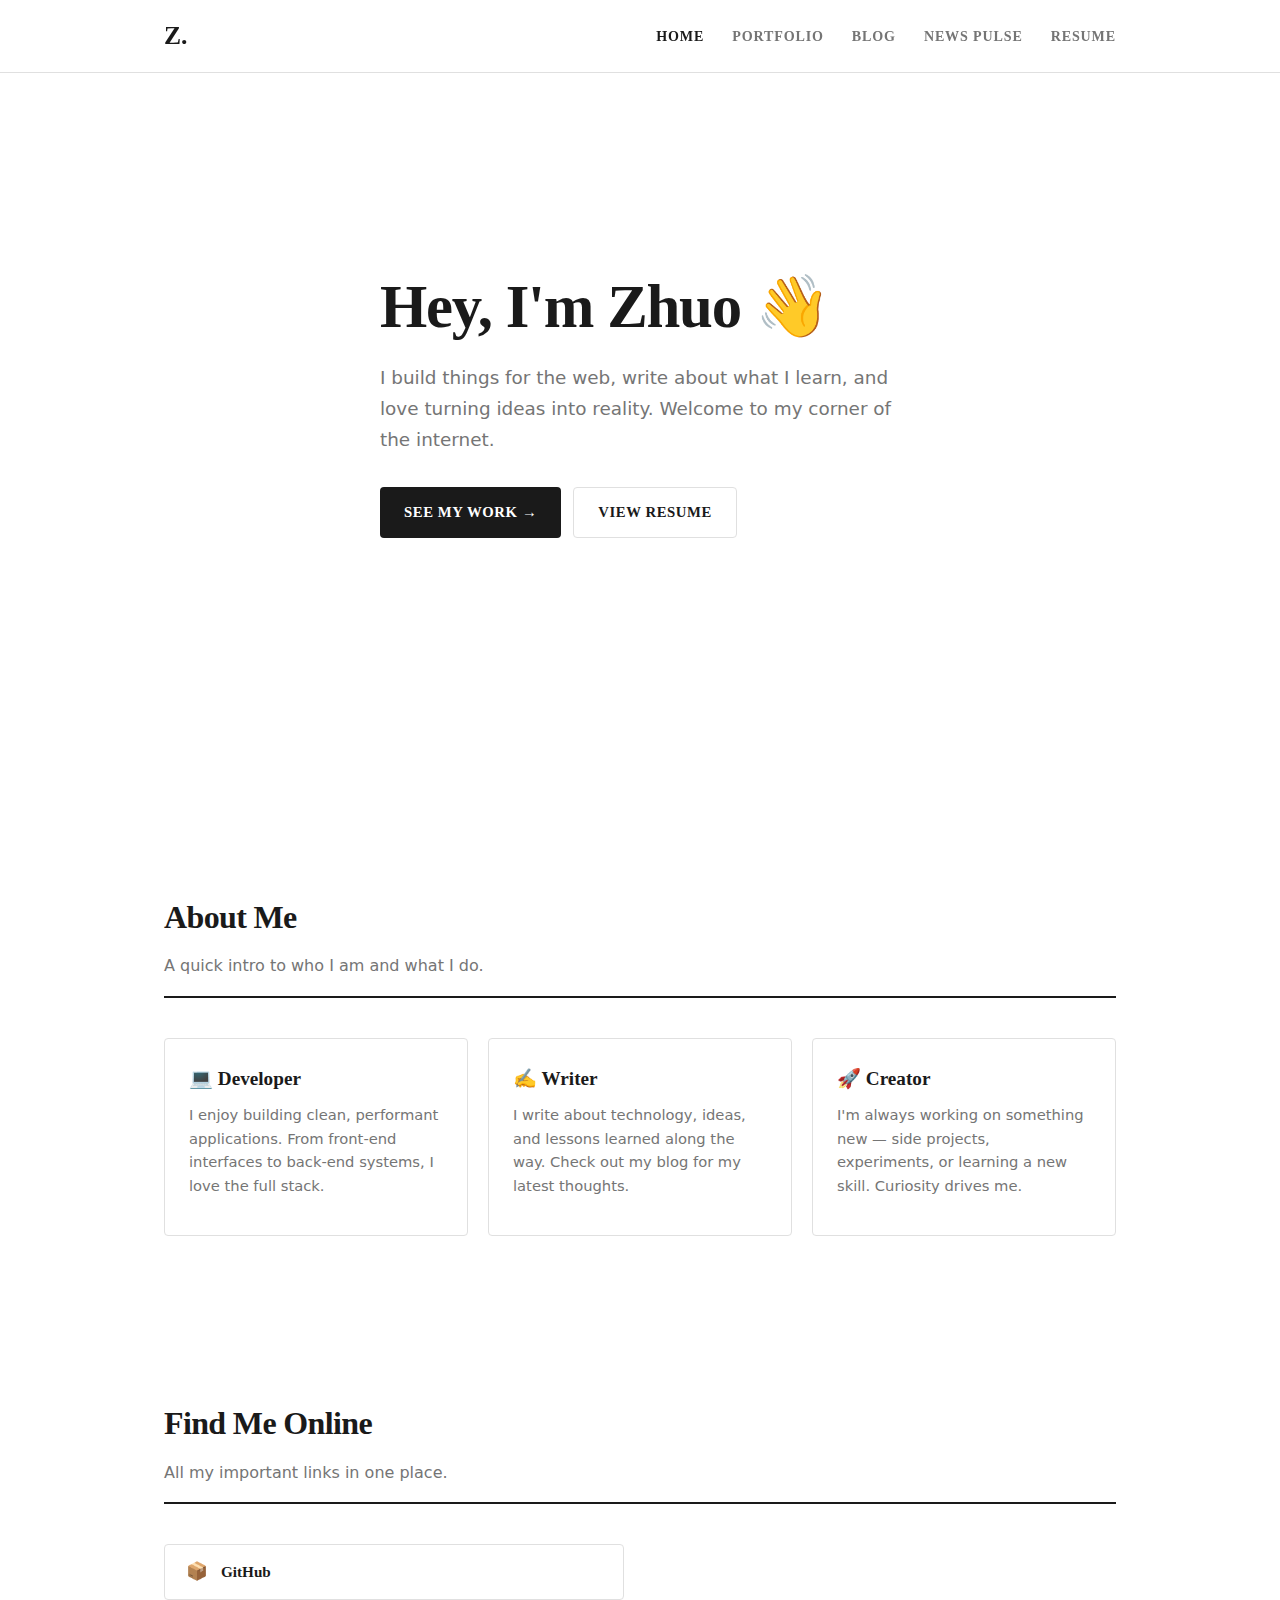
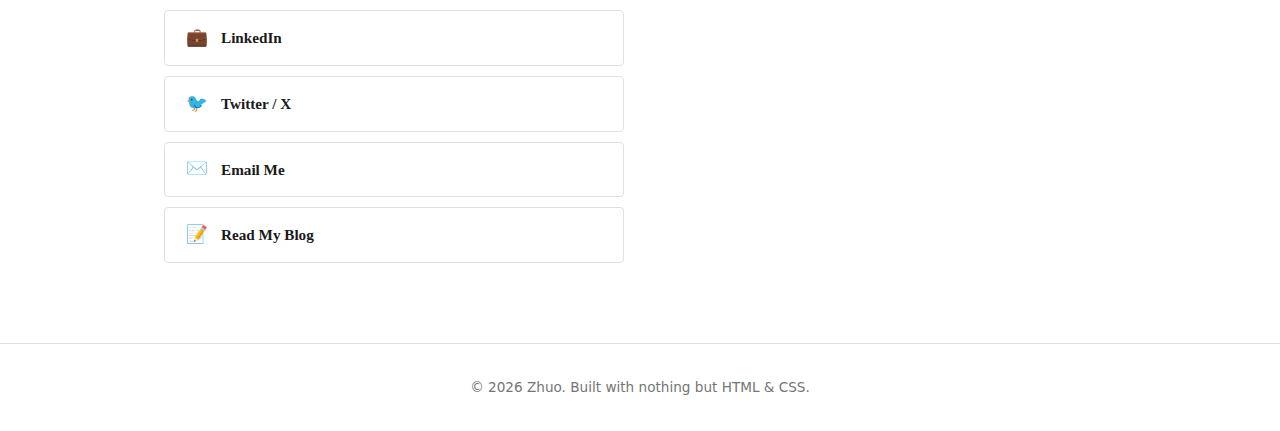
<file: index.html>
<!DOCTYPE html>
<html lang="en">
<head>
  <meta charset="UTF-8">
  <meta name="viewport" content="width=device-width, initial-scale=1.0">
  <title>Zhuo — Developer, Creator, Thinker</title>
  <link rel="stylesheet" href="styles.css">
</head>
<body>

  <!-- Navigation -->
  <nav>
    <div class="container">
      <a href="index.html" class="nav-logo">Z.</a>
      <ul class="nav-links">
        <li><a href="index.html" class="active">Home</a></li>
        <li><a href="portfolio.html">Portfolio</a></li>
        <li><a href="blog.html">Blog</a></li>
        <li><a href="news.html">News Pulse</a></li>
        <li><a href="resume.html">Resume</a></li>
      </ul>
      <button class="nav-toggle" onclick="document.querySelector('.nav-links').classList.toggle('open')" aria-label="Toggle menu">&#9776;</button>
    </div>
  </nav>

  <!-- Hero -->
  <section class="hero">
    <div class="container">
      <div class="hero-content">
        <h1>Hey, I'm <span class="gradient-text">Zhuo</span> &#x1F44B;</h1>
        <p>I build things for the web, write about what I learn, and love turning ideas into reality. Welcome to my corner of the internet.</p>
        <div class="btn-group">
          <a href="portfolio.html" class="btn btn--primary">See My Work &rarr;</a>
          <a href="resume.html" class="btn btn--outline">View Resume</a>
        </div>
      </div>
    </div>
  </section>

  <!-- About -->
  <section id="about">
    <div class="container">
      <div class="section-header">
        <h2 class="gradient-text">About Me</h2>
        <p>A quick intro to who I am and what I do.</p>
      </div>
      <div class="card-grid">
        <div class="card">
          <h3>&#x1F4BB; Developer</h3>
          <p>I enjoy building clean, performant applications. From front-end interfaces to back-end systems, I love the full stack.</p>
        </div>
        <div class="card">
          <h3>&#x270D;&#xFE0F; Writer</h3>
          <p>I write about technology, ideas, and lessons learned along the way. Check out my blog for my latest thoughts.</p>
        </div>
        <div class="card">
          <h3>&#x1F680; Creator</h3>
          <p>I'm always working on something new — side projects, experiments, or learning a new skill. Curiosity drives me.</p>
        </div>
      </div>
    </div>
  </section>

  <!-- Quick Links (link-in-bio style) -->
  <section id="links">
    <div class="container">
      <div class="section-header">
        <h2 class="gradient-text">Find Me Online</h2>
        <p>All my important links in one place.</p>
      </div>
      <div class="links-grid">
        <a href="https://github.com" class="link-btn" target="_blank" rel="noopener">
          <span class="icon">&#x1F4E6;</span> GitHub
        </a>
        <a href="https://linkedin.com" class="link-btn" target="_blank" rel="noopener">
          <span class="icon">&#x1F4BC;</span> LinkedIn
        </a>
        <a href="https://twitter.com" class="link-btn" target="_blank" rel="noopener">
          <span class="icon">&#x1F426;</span> Twitter / X
        </a>
        <a href="mailto:hello@zhuo.dev" class="link-btn">
          <span class="icon">&#x2709;&#xFE0F;</span> Email Me
        </a>
        <a href="blog.html" class="link-btn">
          <span class="icon">&#x1F4DD;</span> Read My Blog
        </a>
      </div>
    </div>
  </section>

  <!-- Footer -->
  <footer>
    <div class="container">
      <p>&copy; 2026 Zhuo. Built with nothing but HTML &amp; CSS.</p>
    </div>
  </footer>

</body>
</html>
</file>
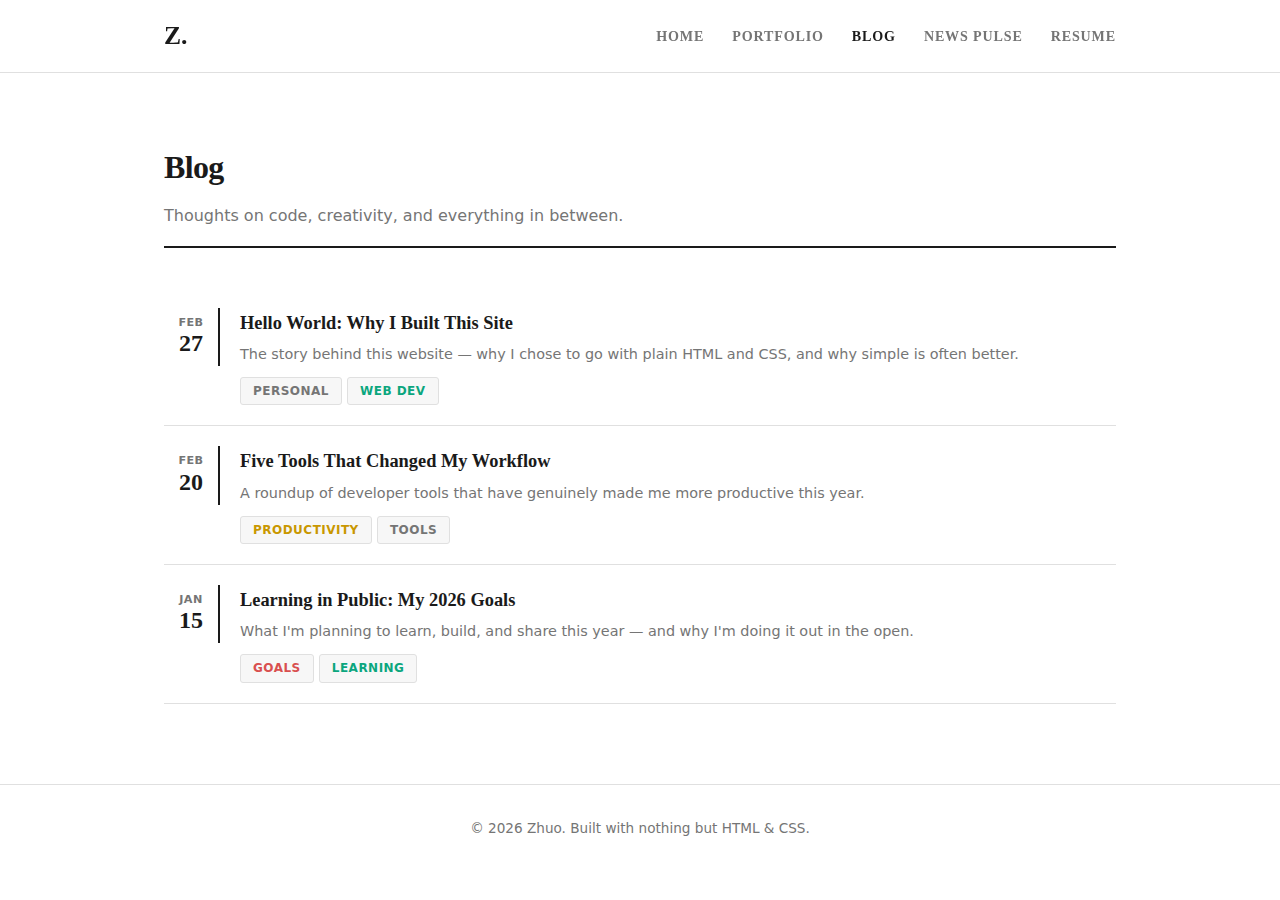
<file: blog.html>
<!DOCTYPE html>
<html lang="en">
<head>
  <meta charset="UTF-8">
  <meta name="viewport" content="width=device-width, initial-scale=1.0">
  <title>Blog — Zhuo</title>
  <link rel="stylesheet" href="styles.css">
</head>
<body>

  <nav>
    <div class="container">
      <a href="index.html" class="nav-logo">Z.</a>
      <ul class="nav-links">
        <li><a href="index.html">Home</a></li>
        <li><a href="portfolio.html">Portfolio</a></li>
        <li><a href="blog.html" class="active">Blog</a></li>
        <li><a href="news.html">News Pulse</a></li>
        <li><a href="resume.html">Resume</a></li>
      </ul>
      <button class="nav-toggle" onclick="document.querySelector('.nav-links').classList.toggle('open')" aria-label="Toggle menu">&#9776;</button>
    </div>
  </nav>

  <section style="padding-top: 140px;">
    <div class="container">
      <div class="section-header">
        <h2 class="gradient-text">Blog</h2>
        <p>Thoughts on code, creativity, and everything in between.</p>
      </div>

      <div class="blog-list">
        <a href="blog/hello-world.html" class="blog-item">
          <div class="blog-date">
            <span class="month">Feb</span>
            <span class="day">27</span>
          </div>
          <div class="blog-body">
            <h3>Hello World: Why I Built This Site</h3>
            <p>The story behind this website — why I chose to go with plain HTML and CSS, and why simple is often better.</p>
            <div class="tags" style="margin-top: 10px;">
              <span class="tag">Personal</span>
              <span class="tag tag--teal">Web Dev</span>
            </div>
          </div>
        </a>

        <a href="#" class="blog-item">
          <div class="blog-date">
            <span class="month">Feb</span>
            <span class="day">20</span>
          </div>
          <div class="blog-body">
            <h3>Five Tools That Changed My Workflow</h3>
            <p>A roundup of developer tools that have genuinely made me more productive this year.</p>
            <div class="tags" style="margin-top: 10px;">
              <span class="tag tag--amber">Productivity</span>
              <span class="tag">Tools</span>
            </div>
          </div>
        </a>

        <a href="#" class="blog-item">
          <div class="blog-date">
            <span class="month">Jan</span>
            <span class="day">15</span>
          </div>
          <div class="blog-body">
            <h3>Learning in Public: My 2026 Goals</h3>
            <p>What I'm planning to learn, build, and share this year — and why I'm doing it out in the open.</p>
            <div class="tags" style="margin-top: 10px;">
              <span class="tag tag--coral">Goals</span>
              <span class="tag tag--teal">Learning</span>
            </div>
          </div>
        </a>
      </div>
    </div>
  </section>

  <footer>
    <div class="container">
      <p>&copy; 2026 Zhuo. Built with nothing but HTML &amp; CSS.</p>
    </div>
  </footer>

</body>
</html>
</file>
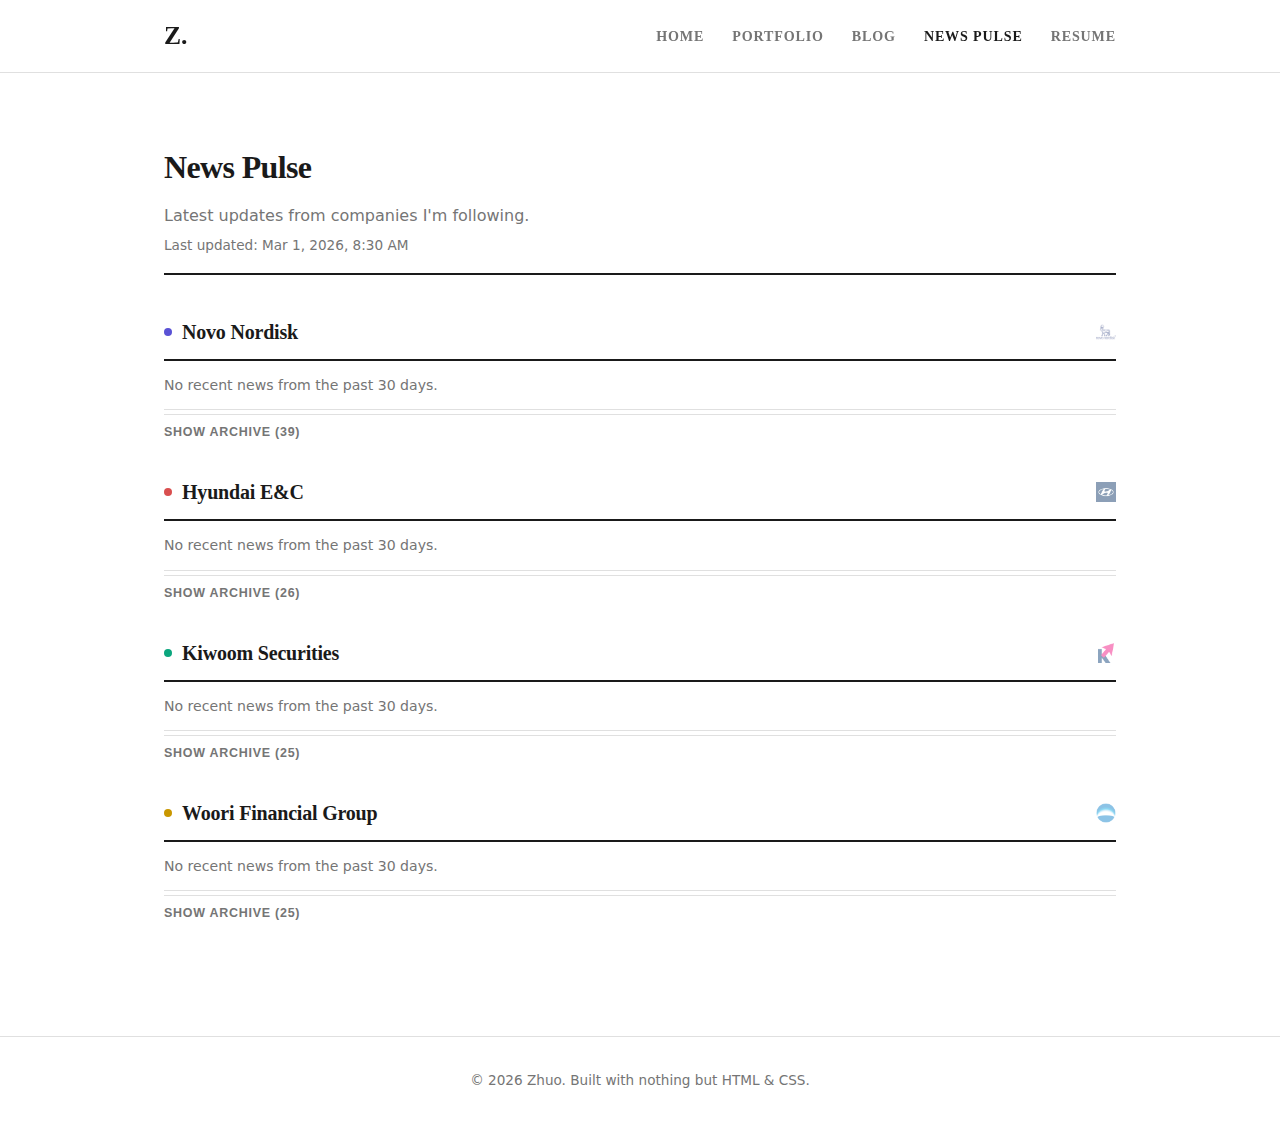
<file: news.html>
<!DOCTYPE html>
<html lang="en">
<head>
  <meta charset="UTF-8">
  <meta name="viewport" content="width=device-width, initial-scale=1.0">
  <title>News Pulse — Zhuo</title>
  <link rel="stylesheet" href="styles.css">
</head>
<body>

  <nav>
    <div class="container">
      <a href="index.html" class="nav-logo">Z.</a>
      <ul class="nav-links">
        <li><a href="index.html">Home</a></li>
        <li><a href="portfolio.html">Portfolio</a></li>
        <li><a href="blog.html">Blog</a></li>
        <li><a href="news.html" class="active">News Pulse</a></li>
        <li><a href="resume.html">Resume</a></li>
      </ul>
      <button class="nav-toggle" onclick="document.querySelector('.nav-links').classList.toggle('open')" aria-label="Toggle menu">&#9776;</button>
    </div>
  </nav>

  <section style="padding-top: 140px;">
    <div class="container">
      <div class="section-header">
        <h2 class="gradient-text">News Pulse</h2>
        <p>Latest updates from companies I'm following.</p>
        <p id="last-updated" style="color: var(--gray); font-size: 0.85rem; margin-top: 4px;"></p>
      </div>

      <div id="news-feed">
        <p style="color: var(--gray);">Loading latest news...</p>
      </div>
    </div>
  </section>

  <footer>
    <div class="container">
      <p>&copy; 2026 Zhuo. Built with nothing but HTML &amp; CSS.</p>
    </div>
  </footer>

  <script>
    // ── Configuration ──────────────────────────────
    const COMPANY_ORDER = [
      "Novo Nordisk",
      "Hyundai E&C",
      "Kiwoom Securities",
      "Woori Financial Group",
    ];

    // Fallback colors if metadata missing
    const FALLBACK_COLORS = {
      "Novo Nordisk": "var(--purple)",
      "Hyundai E&C": "var(--coral)",
      "Kiwoom Securities": "var(--teal)",
      "Woori Financial Group": "var(--amber)",
    };

    const RECENT_DAYS = 30;
    const MAX_RECENT = 5; // max recent items shown per company

    // ── Helpers ────────────────────────────────────

    function formatDate(dateStr) {
      try {
        return new Date(dateStr).toLocaleDateString("en-US", {
          month: "short", day: "numeric", year: "numeric"
        });
      } catch {
        return dateStr;
      }
    }

    function isRecent(dateStr) {
      const cutoff = new Date();
      cutoff.setDate(cutoff.getDate() - RECENT_DAYS);
      return new Date(dateStr) >= cutoff;
    }

    // ── Render ─────────────────────────────────────

    function renderEntry(item) {
      const titleHtml = item.link && item.link !== "#"
        ? `<a href="${item.link}" class="news-title" target="_blank" rel="noopener">${item.title}</a>`
        : `<span class="news-title">${item.title}</span>`;

      const metaParts = [];
      if (item.pubDate) metaParts.push(formatDate(item.pubDate));
      if (item.source) metaParts.push(`<span class="news-source">${item.source}</span>`);

      return `
        <div class="news-entry">
          ${titleHtml}
          ${metaParts.length > 0 ? `<div class="news-meta">${metaParts.join(" &middot; ")}</div>` : ""}
        </div>
      `;
    }

    function renderCompany(name, color, logo, recent, archive) {
      const recentHtml = recent.length > 0
        ? recent.map(renderEntry).join("")
        : `<div class="news-entry"><p style="color: var(--gray);">No recent news from the past ${RECENT_DAYS} days.</p></div>`;

      let archiveHtml = "";
      if (archive.length > 0) {
        const archiveId = "archive-" + name.replace(/[^a-zA-Z0-9]/g, "-");
        archiveHtml = `
          <div>
            <button class="archive-toggle" onclick="
              const el = document.getElementById('${archiveId}');
              const open = el.style.display !== 'none';
              el.style.display = open ? 'none' : 'block';
              this.textContent = open ? 'Show archive (${archive.length})' : 'Hide archive';
            ">Show archive (${archive.length})</button>
            <div id="${archiveId}" style="display: none;">
              ${archive.map(renderEntry).join("")}
            </div>
          </div>
        `;
      }

      return `
        <div class="news-company">
          <h3 class="news-company-name">
            <span class="news-dot" style="background: ${color};"></span>
            ${name}
            ${logo ? `<img src="${logo}" alt="${name} logo" class="company-logo">` : ""}
          </h3>
          <div class="news-items">
            ${recentHtml}
            ${archiveHtml}
          </div>
        </div>
      `;
    }

    // ── Load from news-data.json ───────────────────

    async function loadAllNews() {
      try {
        const res = await fetch("news-data.json", { cache: "no-store" });
        if (!res.ok) throw new Error("HTTP " + res.status);
        const data = await res.json();

        // Show last-updated timestamp
        if (data.lastUpdated) {
          const ts = new Date(data.lastUpdated).toLocaleDateString("en-US", {
            month: "short", day: "numeric", year: "numeric",
            hour: "numeric", minute: "2-digit"
          });
          document.getElementById("last-updated").textContent = "Last updated: " + ts;
        }

        const meta = data.companyMeta || {};
        const companies = data.companies || {};

        let html = "";
        for (const name of COMPANY_ORDER) {
          const items = companies[name] || [];
          const color = (meta[name] && meta[name].color) || FALLBACK_COLORS[name] || "var(--gray)";
          const logo = (meta[name] && meta[name].logo) || "";

          const recent = items.filter(it => it.pubDate && isRecent(it.pubDate)).slice(0, MAX_RECENT);
          const archive = items.filter(it => it.pubDate && !isRecent(it.pubDate));

          html += renderCompany(name, color, logo, recent, archive);
        }

        document.getElementById("news-feed").innerHTML = html;
      } catch (err) {
        document.getElementById("news-feed").innerHTML =
          `<p style="color: var(--coral);">Could not load news data. Try refreshing.</p>`;
        console.error("News load error:", err);
      }
    }

    loadAllNews();
  </script>

</body>
</html>
</file>
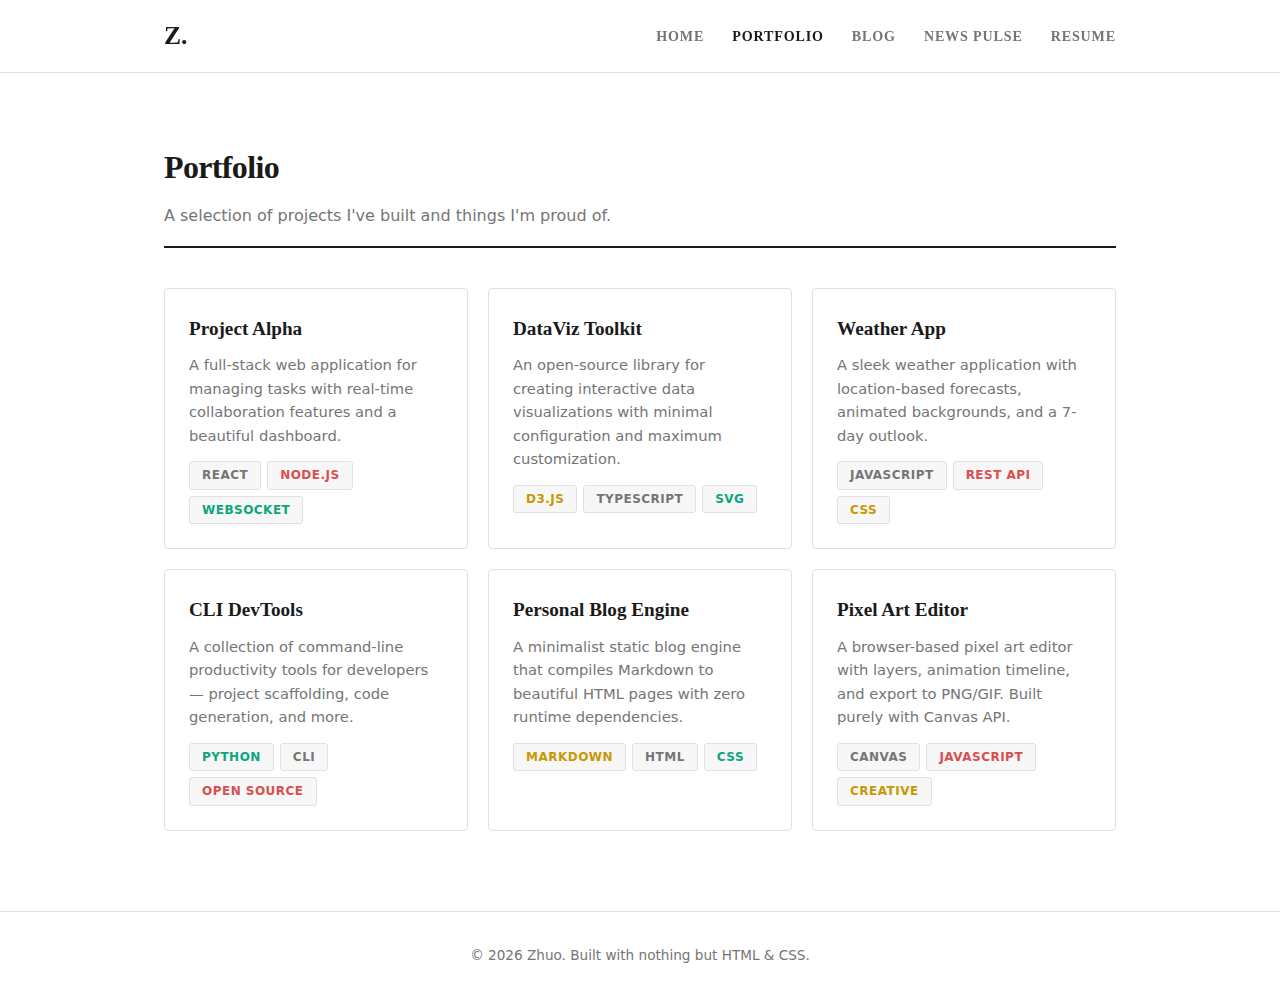
<file: portfolio.html>
<!DOCTYPE html>
<html lang="en">
<head>
  <meta charset="UTF-8">
  <meta name="viewport" content="width=device-width, initial-scale=1.0">
  <title>Portfolio — Zhuo</title>
  <link rel="stylesheet" href="styles.css">
</head>
<body>

  <nav>
    <div class="container">
      <a href="index.html" class="nav-logo">Z.</a>
      <ul class="nav-links">
        <li><a href="index.html">Home</a></li>
        <li><a href="portfolio.html" class="active">Portfolio</a></li>
        <li><a href="blog.html">Blog</a></li>
        <li><a href="news.html">News Pulse</a></li>
        <li><a href="resume.html">Resume</a></li>
      </ul>
      <button class="nav-toggle" onclick="document.querySelector('.nav-links').classList.toggle('open')" aria-label="Toggle menu">&#9776;</button>
    </div>
  </nav>

  <section style="padding-top: 140px;">
    <div class="container">
      <div class="section-header">
        <h2 class="gradient-text">Portfolio</h2>
        <p>A selection of projects I've built and things I'm proud of.</p>
      </div>

      <div class="card-grid">
        <div class="card">
          <h3>Project Alpha</h3>
          <p>A full-stack web application for managing tasks with real-time collaboration features and a beautiful dashboard.</p>
          <div class="tags">
            <span class="tag">React</span>
            <span class="tag tag--coral">Node.js</span>
            <span class="tag tag--teal">WebSocket</span>
          </div>
        </div>

        <div class="card">
          <h3>DataViz Toolkit</h3>
          <p>An open-source library for creating interactive data visualizations with minimal configuration and maximum customization.</p>
          <div class="tags">
            <span class="tag tag--amber">D3.js</span>
            <span class="tag">TypeScript</span>
            <span class="tag tag--teal">SVG</span>
          </div>
        </div>

        <div class="card">
          <h3>Weather App</h3>
          <p>A sleek weather application with location-based forecasts, animated backgrounds, and a 7-day outlook.</p>
          <div class="tags">
            <span class="tag">JavaScript</span>
            <span class="tag tag--coral">REST API</span>
            <span class="tag tag--amber">CSS</span>
          </div>
        </div>

        <div class="card">
          <h3>CLI DevTools</h3>
          <p>A collection of command-line productivity tools for developers — project scaffolding, code generation, and more.</p>
          <div class="tags">
            <span class="tag tag--teal">Python</span>
            <span class="tag">CLI</span>
            <span class="tag tag--coral">Open Source</span>
          </div>
        </div>

        <div class="card">
          <h3>Personal Blog Engine</h3>
          <p>A minimalist static blog engine that compiles Markdown to beautiful HTML pages with zero runtime dependencies.</p>
          <div class="tags">
            <span class="tag tag--amber">Markdown</span>
            <span class="tag">HTML</span>
            <span class="tag tag--teal">CSS</span>
          </div>
        </div>

        <div class="card">
          <h3>Pixel Art Editor</h3>
          <p>A browser-based pixel art editor with layers, animation timeline, and export to PNG/GIF. Built purely with Canvas API.</p>
          <div class="tags">
            <span class="tag">Canvas</span>
            <span class="tag tag--coral">JavaScript</span>
            <span class="tag tag--amber">Creative</span>
          </div>
        </div>
      </div>
    </div>
  </section>

  <footer>
    <div class="container">
      <p>&copy; 2026 Zhuo. Built with nothing but HTML &amp; CSS.</p>
    </div>
  </footer>

</body>
</html>
</file>
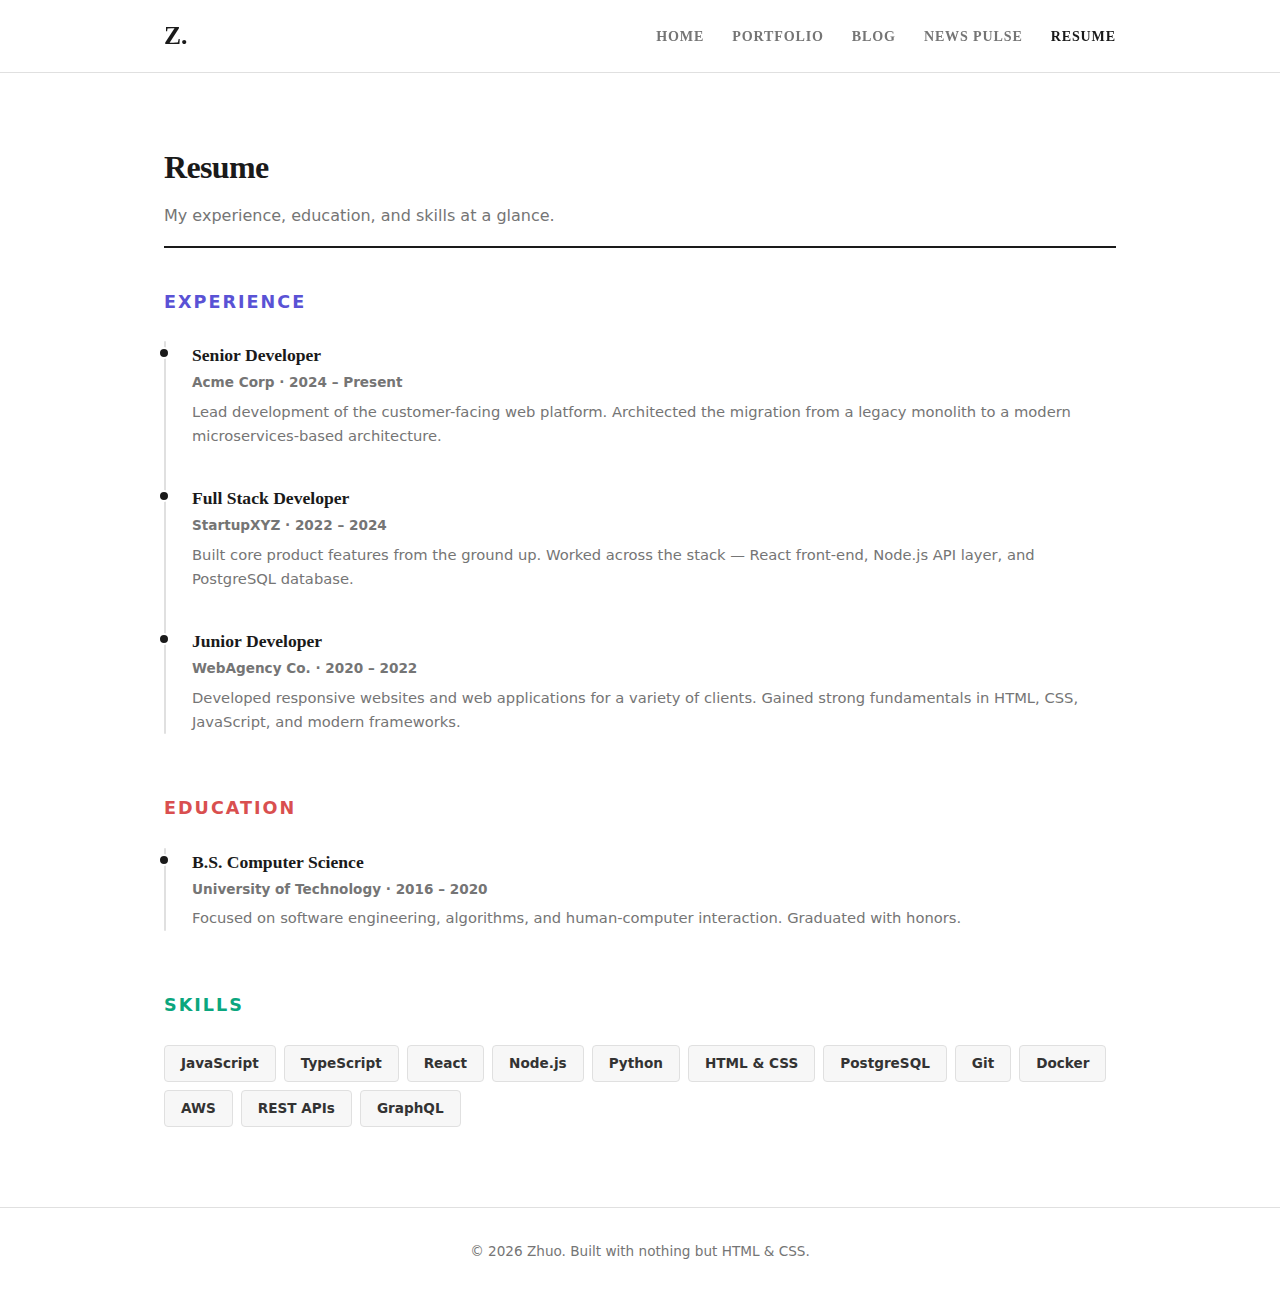
<file: resume.html>
<!DOCTYPE html>
<html lang="en">
<head>
  <meta charset="UTF-8">
  <meta name="viewport" content="width=device-width, initial-scale=1.0">
  <title>Resume — Zhuo</title>
  <link rel="stylesheet" href="styles.css">
</head>
<body>

  <nav>
    <div class="container">
      <a href="index.html" class="nav-logo">Z.</a>
      <ul class="nav-links">
        <li><a href="index.html">Home</a></li>
        <li><a href="portfolio.html">Portfolio</a></li>
        <li><a href="blog.html">Blog</a></li>
        <li><a href="news.html">News Pulse</a></li>
        <li><a href="resume.html" class="active">Resume</a></li>
      </ul>
      <button class="nav-toggle" onclick="document.querySelector('.nav-links').classList.toggle('open')" aria-label="Toggle menu">&#9776;</button>
    </div>
  </nav>

  <section style="padding-top: 140px;">
    <div class="container">
      <div class="section-header">
        <h2 class="gradient-text">Resume</h2>
        <p>My experience, education, and skills at a glance.</p>
      </div>

      <!-- Experience -->
      <h3 style="font-size: 1.1rem; text-transform: uppercase; letter-spacing: 2px; color: var(--purple); margin-bottom: 24px;">Experience</h3>
      <div class="timeline">
        <div class="timeline-item">
          <h3>Senior Developer</h3>
          <p class="meta">Acme Corp &middot; 2024 &ndash; Present</p>
          <p>Lead development of the customer-facing web platform. Architected the migration from a legacy monolith to a modern microservices-based architecture.</p>
        </div>
        <div class="timeline-item">
          <h3>Full Stack Developer</h3>
          <p class="meta">StartupXYZ &middot; 2022 &ndash; 2024</p>
          <p>Built core product features from the ground up. Worked across the stack — React front-end, Node.js API layer, and PostgreSQL database.</p>
        </div>
        <div class="timeline-item">
          <h3>Junior Developer</h3>
          <p class="meta">WebAgency Co. &middot; 2020 &ndash; 2022</p>
          <p>Developed responsive websites and web applications for a variety of clients. Gained strong fundamentals in HTML, CSS, JavaScript, and modern frameworks.</p>
        </div>
      </div>

      <!-- Education -->
      <h3 style="font-size: 1.1rem; text-transform: uppercase; letter-spacing: 2px; color: var(--coral); margin: 60px 0 24px;">Education</h3>
      <div class="timeline">
        <div class="timeline-item">
          <h3>B.S. Computer Science</h3>
          <p class="meta">University of Technology &middot; 2016 &ndash; 2020</p>
          <p>Focused on software engineering, algorithms, and human-computer interaction. Graduated with honors.</p>
        </div>
      </div>

      <!-- Skills -->
      <h3 style="font-size: 1.1rem; text-transform: uppercase; letter-spacing: 2px; color: var(--teal); margin: 60px 0 24px;">Skills</h3>
      <div class="skills-grid">
        <span class="skill">JavaScript</span>
        <span class="skill">TypeScript</span>
        <span class="skill">React</span>
        <span class="skill">Node.js</span>
        <span class="skill">Python</span>
        <span class="skill">HTML & CSS</span>
        <span class="skill">PostgreSQL</span>
        <span class="skill">Git</span>
        <span class="skill">Docker</span>
        <span class="skill">AWS</span>
        <span class="skill">REST APIs</span>
        <span class="skill">GraphQL</span>
      </div>
    </div>
  </section>

  <footer>
    <div class="container">
      <p>&copy; 2026 Zhuo. Built with nothing but HTML &amp; CSS.</p>
    </div>
  </footer>

</body>
</html>
</file>
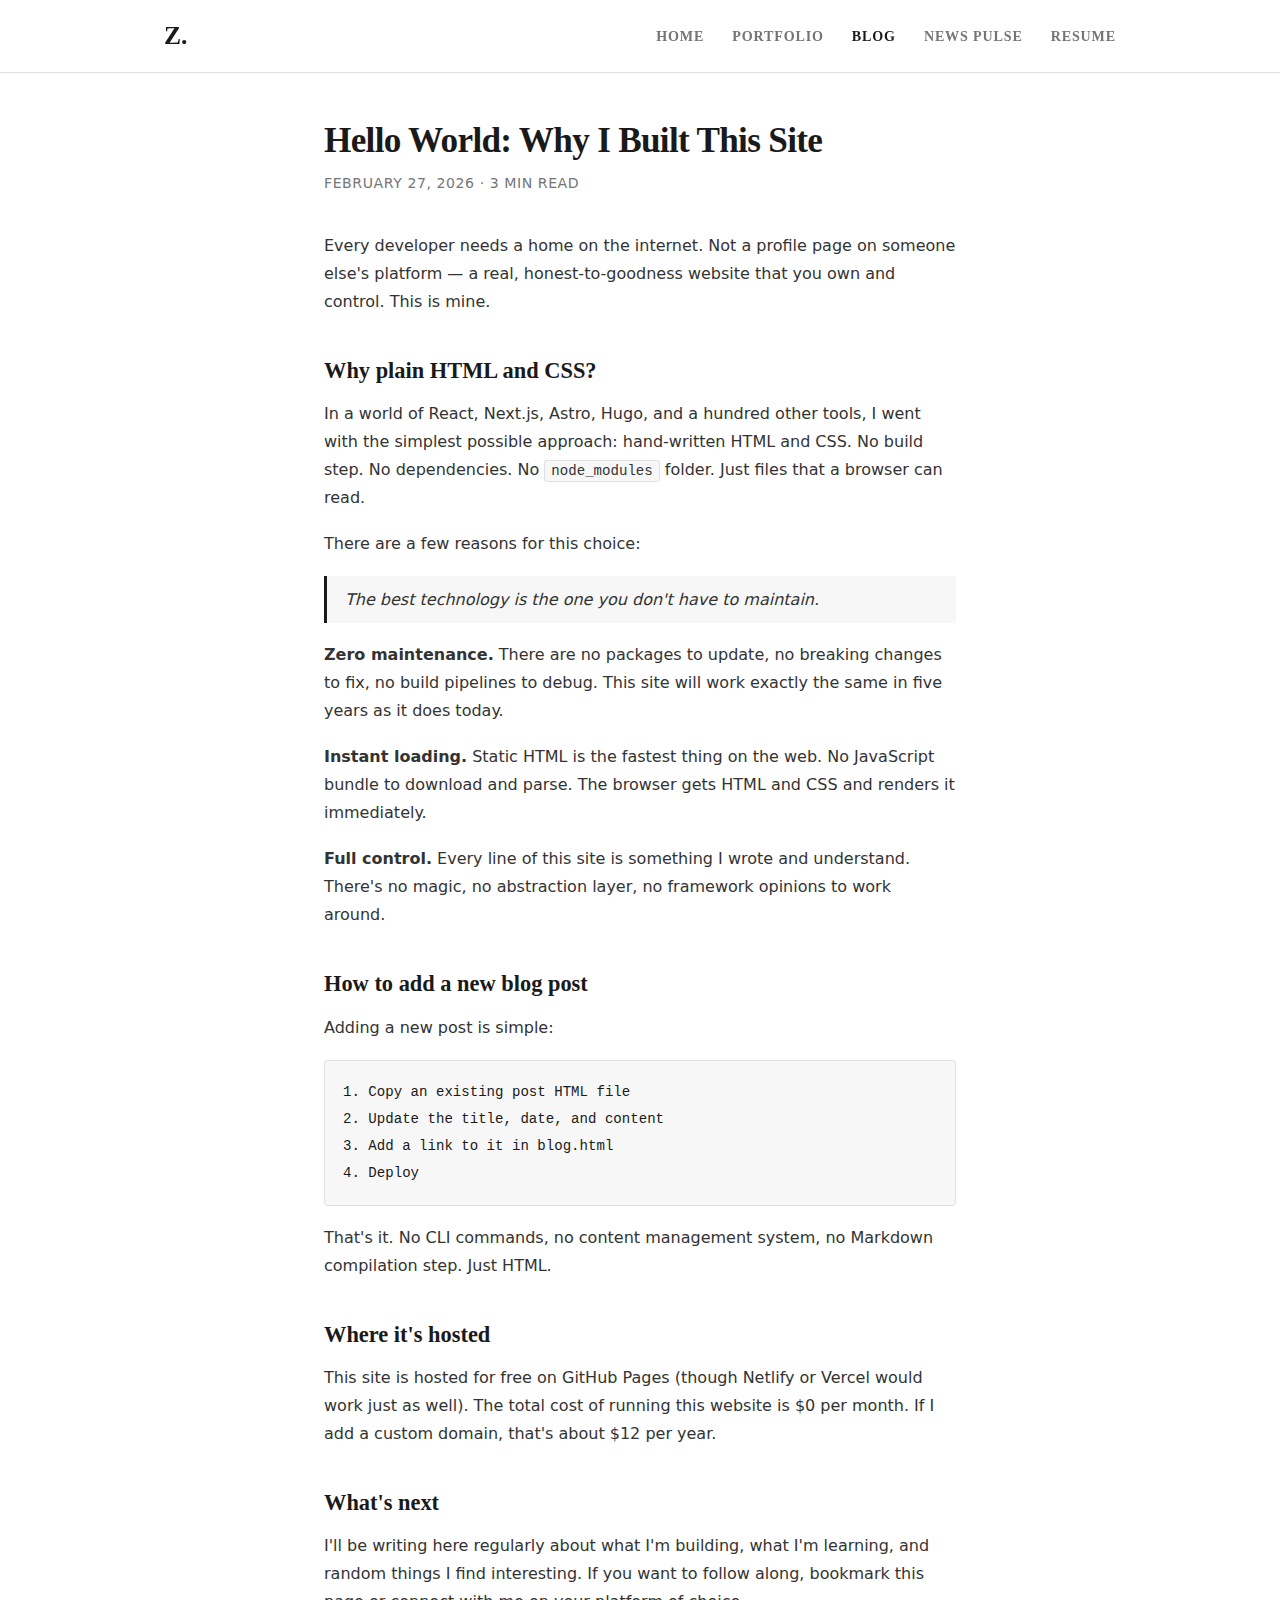
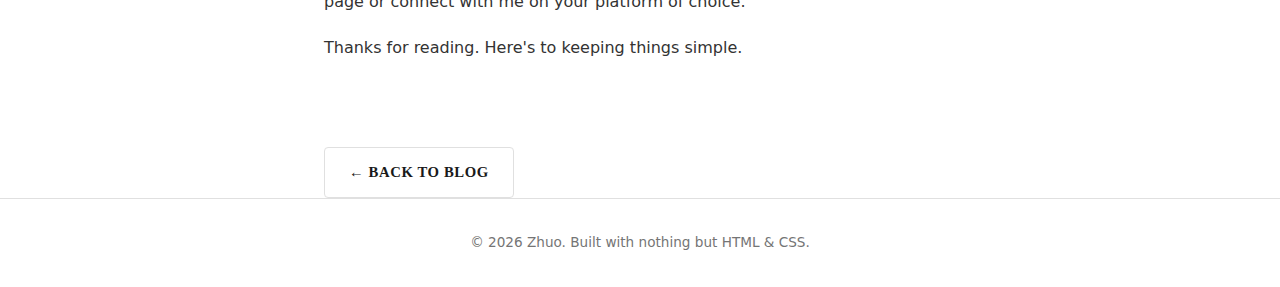
<file: blog/hello-world.html>
<!DOCTYPE html>
<html lang="en">
<head>
  <meta charset="UTF-8">
  <meta name="viewport" content="width=device-width, initial-scale=1.0">
  <title>Hello World: Why I Built This Site — Zhuo</title>
  <link rel="stylesheet" href="../styles.css">
</head>
<body>

  <nav>
    <div class="container">
      <a href="../index.html" class="nav-logo">Z.</a>
      <ul class="nav-links">
        <li><a href="../index.html">Home</a></li>
        <li><a href="../portfolio.html">Portfolio</a></li>
        <li><a href="../blog.html" class="active">Blog</a></li>
        <li><a href="../news.html">News Pulse</a></li>
        <li><a href="../resume.html">Resume</a></li>
      </ul>
      <button class="nav-toggle" onclick="document.querySelector('.nav-links').classList.toggle('open')" aria-label="Toggle menu">&#9776;</button>
    </div>
  </nav>

  <main class="post container">
    <h1>Hello World: Why I Built This Site</h1>
    <p class="post-meta">February 27, 2026 &middot; 3 min read</p>

    <div class="post-content">
      <p>Every developer needs a home on the internet. Not a profile page on someone else's platform — a real, honest-to-goodness website that you own and control. This is mine.</p>

      <h2>Why plain HTML and CSS?</h2>
      <p>In a world of React, Next.js, Astro, Hugo, and a hundred other tools, I went with the simplest possible approach: hand-written HTML and CSS. No build step. No dependencies. No <code>node_modules</code> folder. Just files that a browser can read.</p>
      <p>There are a few reasons for this choice:</p>

      <blockquote>
        The best technology is the one you don't have to maintain.
      </blockquote>

      <p><strong>Zero maintenance.</strong> There are no packages to update, no breaking changes to fix, no build pipelines to debug. This site will work exactly the same in five years as it does today.</p>
      <p><strong>Instant loading.</strong> Static HTML is the fastest thing on the web. No JavaScript bundle to download and parse. The browser gets HTML and CSS and renders it immediately.</p>
      <p><strong>Full control.</strong> Every line of this site is something I wrote and understand. There's no magic, no abstraction layer, no framework opinions to work around.</p>

      <h2>How to add a new blog post</h2>
      <p>Adding a new post is simple:</p>
      <pre><code>1. Copy an existing post HTML file
2. Update the title, date, and content
3. Add a link to it in blog.html
4. Deploy</code></pre>
      <p>That's it. No CLI commands, no content management system, no Markdown compilation step. Just HTML.</p>

      <h2>Where it's hosted</h2>
      <p>This site is hosted for free on GitHub Pages (though Netlify or Vercel would work just as well). The total cost of running this website is $0 per month. If I add a custom domain, that's about $12 per year.</p>

      <h2>What's next</h2>
      <p>I'll be writing here regularly about what I'm building, what I'm learning, and random things I find interesting. If you want to follow along, bookmark this page or connect with me on your platform of choice.</p>
      <p>Thanks for reading. Here's to keeping things simple.</p>
    </div>

    <div style="margin-top: 60px; padding-top: 24px; border-top: 1px solid rgba(255,255,255,0.06);">
      <a href="../blog.html" class="btn btn--outline">&larr; Back to Blog</a>
    </div>
  </main>

  <footer>
    <div class="container">
      <p>&copy; 2026 Zhuo. Built with nothing but HTML &amp; CSS.</p>
    </div>
  </footer>

</body>
</html>
</file>
<file: styles.css>
/* ===== RESET & BASE ===== */
*, *::before, *::after {
  margin: 0;
  padding: 0;
  box-sizing: border-box;
}

:root {
  /* Korea Times-inspired light palette */
  --black: #1a1a1a;
  --dark-gray: #333333;
  --gray: #757575;
  --light-gray: #b0b0b0;
  --border: #e0e0e0;
  --bg: #ffffff;
  --bg-alt: #f7f7f7;
  --accent: #1a1a1a;
  --accent-hover: #555555;
  /* Subtle company colors (muted for light theme) */
  --purple: #5a52d5;
  --coral: #d94f4f;
  --teal: #0ba67e;
  --amber: #c99700;
  --radius: 4px;
  --shadow: 0 2px 8px rgba(0, 0, 0, 0.06);
  /* Fonts */
  --serif: Georgia, 'Times New Roman', 'Source Serif 4', serif;
  --sans: system-ui, -apple-system, 'Segoe UI', Roboto, sans-serif;
}

html {
  scroll-behavior: smooth;
}

body {
  font-family: var(--sans);
  background: var(--bg);
  color: var(--black);
  line-height: 1.7;
  min-height: 100vh;
  font-size: 16px;
}

a {
  color: var(--black);
  text-decoration: none;
  transition: color 0.2s;
}

a:hover {
  color: var(--gray);
}

img {
  max-width: 100%;
  display: block;
}

/* ===== UTILITY ===== */
.container {
  max-width: 1000px;
  margin: 0 auto;
  padding: 0 24px;
}

.gradient-text {
  font-family: var(--serif);
  color: var(--black);
  -webkit-text-fill-color: var(--black);
  background: none;
  -webkit-background-clip: unset;
  background-clip: unset;
}

.tag {
  display: inline-block;
  padding: 3px 12px;
  border-radius: 3px;
  font-size: 0.75rem;
  font-weight: 600;
  background: var(--bg-alt);
  color: var(--gray);
  border: 1px solid var(--border);
  text-transform: uppercase;
  letter-spacing: 0.04em;
}

.tag--coral {
  background: var(--bg-alt);
  color: var(--coral);
  border-color: var(--border);
}

.tag--teal {
  background: var(--bg-alt);
  color: var(--teal);
  border-color: var(--border);
}

.tag--amber {
  background: var(--bg-alt);
  color: var(--amber);
  border-color: var(--border);
}

/* ===== NAVIGATION ===== */
nav {
  position: fixed;
  top: 0;
  left: 0;
  right: 0;
  z-index: 100;
  padding: 14px 0;
  background: rgba(255, 255, 255, 0.95);
  backdrop-filter: blur(12px);
  border-bottom: 1px solid var(--border);
}

nav .container {
  display: flex;
  justify-content: space-between;
  align-items: center;
}

.nav-logo {
  font-family: var(--serif);
  font-size: 1.6rem;
  font-weight: 700;
  color: var(--black);
  -webkit-text-fill-color: var(--black);
  background: none;
  -webkit-background-clip: unset;
  background-clip: unset;
}

.nav-logo:hover {
  color: var(--gray);
}

.nav-links {
  display: flex;
  gap: 28px;
  list-style: none;
}

.nav-links a {
  color: var(--gray);
  font-family: var(--serif);
  font-weight: 600;
  font-size: 0.88rem;
  text-transform: uppercase;
  letter-spacing: 0.06em;
  transition: color 0.2s;
}

.nav-links a:hover,
.nav-links a.active {
  color: var(--black);
}

.nav-toggle {
  display: none;
  background: none;
  border: none;
  color: var(--black);
  font-size: 1.5rem;
  cursor: pointer;
}

/* ===== HERO ===== */
.hero {
  min-height: 90vh;
  display: flex;
  align-items: center;
  position: relative;
  overflow: hidden;
  padding-top: 80px;
}

.hero::before,
.hero::after {
  display: none;
}

.hero-content {
  position: relative;
  z-index: 1;
}

.hero h1 {
  font-family: var(--serif);
  font-size: clamp(2.5rem, 5vw, 3.8rem);
  font-weight: 700;
  line-height: 1.15;
  margin-bottom: 20px;
  letter-spacing: -0.02em;
  color: var(--black);
}

.hero p {
  font-size: 1.15rem;
  color: var(--gray);
  max-width: 520px;
  margin-bottom: 32px;
  line-height: 1.7;
}

.btn-group {
  display: flex;
  gap: 12px;
  flex-wrap: wrap;
}

.btn {
  display: inline-flex;
  align-items: center;
  gap: 8px;
  padding: 12px 24px;
  border-radius: var(--radius);
  font-family: var(--serif);
  font-size: 0.92rem;
  font-weight: 600;
  border: none;
  cursor: pointer;
  transition: background 0.2s, color 0.2s;
  text-transform: uppercase;
  letter-spacing: 0.04em;
}

.btn:hover {
  transform: none;
  box-shadow: none;
}

.btn--primary {
  background: var(--black);
  color: var(--bg);
}

.btn--primary:hover {
  background: var(--dark-gray);
  color: var(--bg);
}

.btn--outline {
  background: transparent;
  color: var(--black);
  border: 1px solid var(--border);
}

.btn--outline:hover {
  border-color: var(--black);
  color: var(--black);
}

/* ===== SECTIONS ===== */
section {
  padding: 80px 0;
}

.section-header {
  margin-bottom: 40px;
  padding-bottom: 16px;
  border-bottom: 2px solid var(--black);
}

.section-header h2 {
  font-family: var(--serif);
  font-size: 2rem;
  font-weight: 700;
  margin-bottom: 8px;
  letter-spacing: -0.02em;
  color: var(--black);
}

.section-header p {
  color: var(--gray);
  font-size: 1rem;
  max-width: 500px;
}

/* ===== CARDS ===== */
.card-grid {
  display: grid;
  grid-template-columns: repeat(auto-fill, minmax(300px, 1fr));
  gap: 20px;
}

.card {
  background: var(--bg);
  border-radius: var(--radius);
  padding: 24px;
  border: 1px solid var(--border);
  transition: border-color 0.2s;
}

.card:hover {
  transform: none;
  box-shadow: none;
  border-color: var(--black);
}

.card h3 {
  font-family: var(--serif);
  font-size: 1.2rem;
  font-weight: 700;
  margin-bottom: 8px;
  color: var(--black);
}

.card p {
  color: var(--gray);
  font-size: 0.92rem;
  margin-bottom: 14px;
  line-height: 1.6;
}

.card .tags {
  display: flex;
  flex-wrap: wrap;
  gap: 6px;
}

/* ===== BLOG LIST ===== */
.blog-list {
  display: flex;
  flex-direction: column;
  gap: 0;
}

.blog-item {
  display: flex;
  gap: 20px;
  align-items: flex-start;
  background: none;
  border-radius: 0;
  padding: 20px 0;
  border: none;
  border-bottom: 1px solid var(--border);
  transition: none;
}

.blog-item:hover {
  transform: none;
  border-color: var(--border);
}

.blog-date {
  flex-shrink: 0;
  text-align: center;
  padding: 8px 12px;
  background: none;
  border-radius: 0;
  line-height: 1.2;
  border-right: 2px solid var(--black);
  min-width: 56px;
}

.blog-date .month {
  display: block;
  font-size: 0.7rem;
  font-weight: 700;
  text-transform: uppercase;
  color: var(--gray);
  letter-spacing: 0.04em;
}

.blog-date .day {
  display: block;
  font-size: 1.5rem;
  font-weight: 700;
  color: var(--black);
  font-family: var(--serif);
}

.blog-body h3 {
  font-family: var(--serif);
  font-size: 1.15rem;
  font-weight: 700;
  margin-bottom: 4px;
  color: var(--black);
}

.blog-body p {
  color: var(--gray);
  font-size: 0.9rem;
  line-height: 1.6;
}

/* ===== RESUME ===== */
.timeline {
  position: relative;
  padding-left: 28px;
}

.timeline::before {
  content: '';
  position: absolute;
  left: 0;
  top: 0;
  bottom: 0;
  width: 2px;
  background: var(--border);
  border-radius: 2px;
}

.timeline-item {
  position: relative;
  margin-bottom: 36px;
}

.timeline-item::before {
  content: '';
  position: absolute;
  left: -34px;
  top: 6px;
  width: 12px;
  height: 12px;
  border-radius: 50%;
  background: var(--black);
  border: 2px solid var(--bg);
}

.timeline-item h3 {
  font-family: var(--serif);
  font-size: 1.1rem;
  font-weight: 700;
  color: var(--black);
}

.timeline-item .meta {
  font-size: 0.85rem;
  color: var(--gray);
  margin-bottom: 6px;
  font-weight: 600;
}

.timeline-item p {
  color: var(--gray);
  font-size: 0.92rem;
  line-height: 1.65;
}

/* ===== SKILLS ===== */
.skills-grid {
  display: flex;
  flex-wrap: wrap;
  gap: 8px;
}

.skill {
  padding: 6px 16px;
  border-radius: var(--radius);
  font-size: 0.85rem;
  font-weight: 600;
  background: var(--bg-alt);
  color: var(--dark-gray);
  border: 1px solid var(--border);
  transition: border-color 0.2s;
}

.skill:hover {
  transform: none;
  border-color: var(--black);
}

/* ===== LINKS SECTION ===== */
.links-grid {
  display: flex;
  flex-direction: column;
  gap: 10px;
  max-width: 460px;
}

.link-btn {
  display: flex;
  align-items: center;
  gap: 12px;
  padding: 14px 20px;
  background: var(--bg);
  border-radius: var(--radius);
  color: var(--black);
  font-family: var(--serif);
  font-weight: 600;
  font-size: 0.95rem;
  border: 1px solid var(--border);
  transition: border-color 0.2s;
}

.link-btn:hover {
  transform: none;
  border-color: var(--black);
  color: var(--black);
  background: var(--bg);
}

.link-btn .icon {
  width: 24px;
  height: 24px;
  display: flex;
  align-items: center;
  justify-content: center;
  font-size: 1.1rem;
}

/* ===== FOOTER ===== */
footer {
  padding: 32px 0;
  border-top: 1px solid var(--border);
  text-align: center;
  color: var(--gray);
  font-size: 0.85rem;
}

/* ===== BLOG POST (single) ===== */
.post {
  max-width: 680px;
  margin: 0 auto;
  padding-top: 120px;
}

.post h1 {
  font-family: var(--serif);
  font-size: 2.2rem;
  font-weight: 700;
  margin-bottom: 10px;
  letter-spacing: -0.02em;
  line-height: 1.2;
  color: var(--black);
}

.post .post-meta {
  color: var(--gray);
  margin-bottom: 36px;
  font-size: 0.88rem;
  text-transform: uppercase;
  letter-spacing: 0.04em;
}

.post-content h2 {
  font-family: var(--serif);
  font-size: 1.4rem;
  font-weight: 700;
  margin-top: 36px;
  margin-bottom: 10px;
  color: var(--black);
}

.post-content p {
  color: var(--dark-gray);
  margin-bottom: 18px;
  line-height: 1.75;
}

.post-content code {
  background: var(--bg-alt);
  padding: 2px 6px;
  border-radius: 3px;
  font-size: 0.88em;
  border: 1px solid var(--border);
}

.post-content pre {
  background: var(--bg-alt);
  padding: 18px;
  border-radius: var(--radius);
  overflow-x: auto;
  margin-bottom: 18px;
  border: 1px solid var(--border);
}

.post-content pre code {
  background: none;
  padding: 0;
  border: none;
}

.post-content blockquote {
  border-left: 3px solid var(--black);
  padding: 10px 18px;
  margin: 18px 0;
  background: var(--bg-alt);
  border-radius: 0;
  font-style: italic;
  color: var(--dark-gray);
}

/* ===== NEWS PULSE (Korea Times editorial style) ===== */
.news-company {
  margin-bottom: 36px;
}

.news-company-name {
  display: flex;
  align-items: center;
  gap: 10px;
  font-family: var(--serif);
  font-size: 1.25rem;
  font-weight: 700;
  margin-bottom: 0;
  padding-bottom: 10px;
  border-bottom: 2px solid var(--black);
  letter-spacing: -0.01em;
}

.news-dot {
  width: 8px;
  height: 8px;
  border-radius: 50%;
  flex-shrink: 0;
}

.company-logo {
  height: 20px;
  width: auto;
  margin-left: auto;
  opacity: 0.45;
  flex-shrink: 0;
  display: inline-block;
  object-fit: contain;
  transition: opacity 0.2s;
}

.news-company-name:hover .company-logo {
  opacity: 0.75;
}

.news-items {
  display: flex;
  flex-direction: column;
  gap: 0;
  padding-left: 0;
}

.news-entry {
  background: none;
  border-radius: 0;
  padding: 14px 0;
  border: none;
  border-bottom: 1px solid var(--border);
  transition: none;
}

.news-entry:last-child {
  border-bottom: none;
}

.news-entry:hover {
  transform: none;
  border-color: var(--border);
}

.news-entry .news-title {
  font-family: var(--serif);
  font-size: 1rem;
  font-weight: 700;
  color: var(--black);
  line-height: 1.45;
  margin-bottom: 4px;
  text-decoration: none;
  display: block;
}

.news-entry .news-title:hover {
  text-decoration: underline;
}

.news-date {
  display: inline-block;
  font-size: 0.72rem;
  font-weight: 400;
  color: var(--gray);
  text-transform: uppercase;
  letter-spacing: 0.04em;
  margin-bottom: 0;
}

.news-entry p {
  color: var(--gray);
  font-size: 0.88rem;
  line-height: 1.45;
  margin-bottom: 0;
}

.news-meta {
  display: flex;
  align-items: center;
  gap: 8px;
  margin-top: 4px;
  font-size: 0.72rem;
  color: var(--gray);
  text-transform: uppercase;
  letter-spacing: 0.04em;
}

.news-meta .news-source {
  opacity: 0.7;
}

.news-link {
  font-size: 0.78rem;
  font-weight: 600;
  color: var(--gray);
  opacity: 0.6;
  transition: opacity 0.2s;
}

.news-entry:hover .news-link {
  opacity: 1;
}

.news-link:hover {
  color: var(--black);
}

.archive-toggle {
  background: none;
  border: none;
  border-top: 1px solid var(--border);
  color: var(--gray);
  font-size: 0.78rem;
  font-weight: 600;
  padding: 10px 0 0;
  margin-top: 4px;
  cursor: pointer;
  text-transform: uppercase;
  letter-spacing: 0.06em;
  transition: color 0.2s;
  display: block;
  width: 100%;
  text-align: left;
}
.archive-toggle:hover {
  color: var(--black);
}

/* ===== RESPONSIVE ===== */
@media (max-width: 768px) {
  .nav-links {
    display: none;
    position: absolute;
    top: 100%;
    left: 0;
    right: 0;
    flex-direction: column;
    background: rgba(255, 255, 255, 0.98);
    padding: 16px 24px;
    gap: 14px;
    border-bottom: 1px solid var(--border);
  }

  .nav-links.open {
    display: flex;
  }

  .nav-toggle {
    display: block;
  }

  .hero h1 {
    font-size: 2.2rem;
  }

  .card-grid {
    grid-template-columns: 1fr;
  }

  .blog-item {
    flex-direction: column;
    gap: 10px;
  }

  .blog-date {
    border-right: none;
    border-bottom: 2px solid var(--black);
    padding: 0 0 6px;
    text-align: left;
    display: flex;
    gap: 6px;
    align-items: baseline;
  }

  .btn-group {
    flex-direction: column;
  }

  .btn {
    text-align: center;
    justify-content: center;
  }
}
</file>
